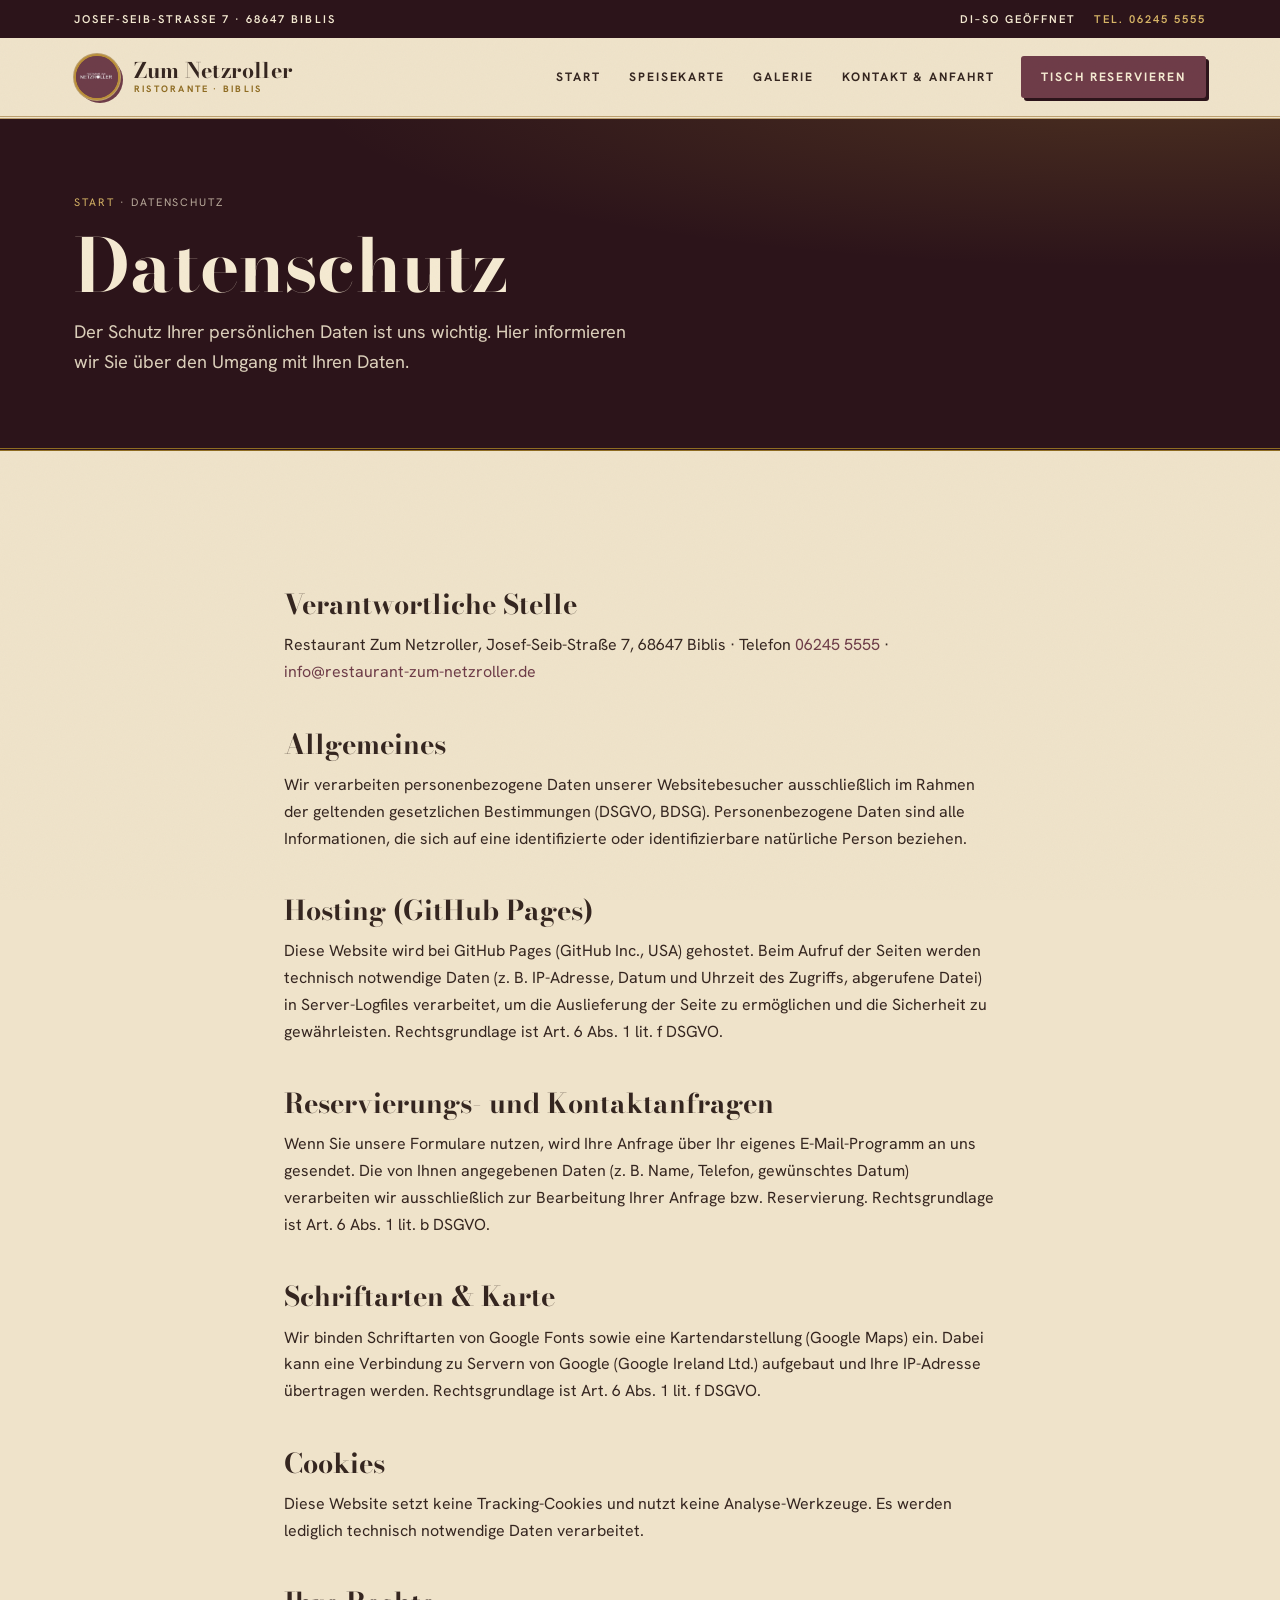
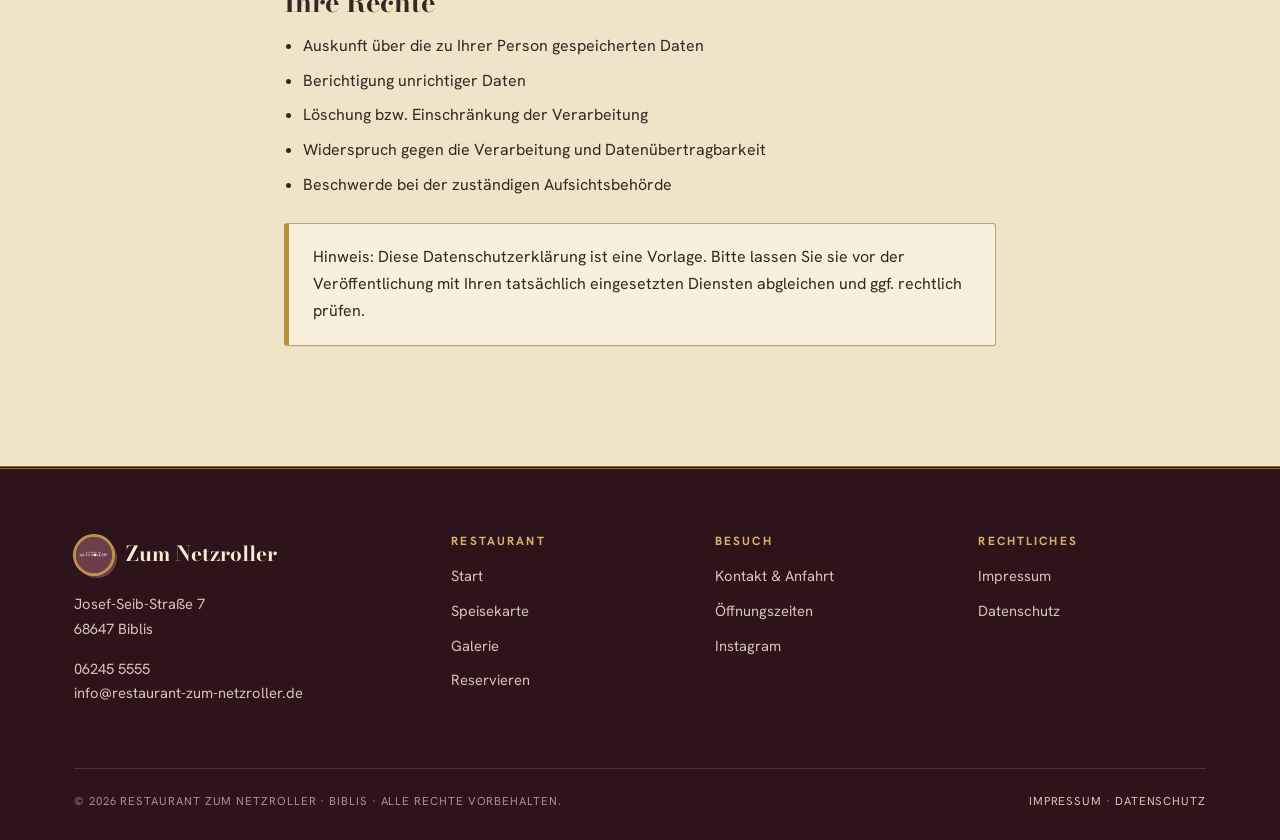
<file: datenschutz.html>
<!doctype html>
<html lang="de">
<head>
  <meta charset="utf-8">
  <meta name="viewport" content="width=device-width, initial-scale=1">
  <title>Datenschutz – Restaurant Zum Netzroller</title>
  <meta name="description" content="Datenschutzerklärung des Restaurant Zum Netzroller, Biblis.">
  <link rel="icon" href="assets/favicon.svg" type="image/svg+xml">
  <link rel="preconnect" href="https://fonts.googleapis.com">
  <link rel="preconnect" href="https://fonts.gstatic.com" crossorigin>
  <link rel="stylesheet" href="assets/styles.css?v=3">
</head>
<body>
  <div id="site-header"></div>

  <section class="page-hero">
    <div class="container">
      <div class="crumbs"><a href="index.html">Start</a> · Datenschutz</div>
      <h1>Datenschutz</h1>
      <p>Der Schutz Ihrer persönlichen Daten ist uns wichtig. Hier informieren wir Sie über den Umgang mit Ihren Daten.</p>
    </div>
  </section>

  <section class="section">
    <div class="container prose reveal">
      <h2>Verantwortliche Stelle</h2>
      <p>Restaurant Zum Netzroller, Josef-Seib-Straße 7, 68647 Biblis · Telefon <a href="tel:+4962455555">06245 5555</a> · <a href="mailto:info@restaurant-zum-netzroller.de">info@restaurant-zum-netzroller.de</a></p>

      <h2>Allgemeines</h2>
      <p>Wir verarbeiten personenbezogene Daten unserer Websitebesucher ausschließlich im Rahmen der geltenden gesetzlichen Bestimmungen (DSGVO, BDSG). Personenbezogene Daten sind alle Informationen, die sich auf eine identifizierte oder identifizierbare natürliche Person beziehen.</p>

      <h2>Hosting (GitHub Pages)</h2>
      <p>Diese Website wird bei GitHub Pages (GitHub Inc., USA) gehostet. Beim Aufruf der Seiten werden technisch notwendige Daten (z. B. IP-Adresse, Datum und Uhrzeit des Zugriffs, abgerufene Datei) in Server-Logfiles verarbeitet, um die Auslieferung der Seite zu ermöglichen und die Sicherheit zu gewährleisten. Rechtsgrundlage ist Art. 6 Abs. 1 lit. f DSGVO.</p>

      <h2>Reservierungs- und Kontaktanfragen</h2>
      <p>Wenn Sie unsere Formulare nutzen, wird Ihre Anfrage über Ihr eigenes E-Mail-Programm an uns gesendet. Die von Ihnen angegebenen Daten (z. B. Name, Telefon, gewünschtes Datum) verarbeiten wir ausschließlich zur Bearbeitung Ihrer Anfrage bzw. Reservierung. Rechtsgrundlage ist Art. 6 Abs. 1 lit. b DSGVO.</p>

      <h2>Schriftarten &amp; Karte</h2>
      <p>Wir binden Schriftarten von Google Fonts sowie eine Kartendarstellung (Google Maps) ein. Dabei kann eine Verbindung zu Servern von Google (Google Ireland Ltd.) aufgebaut und Ihre IP-Adresse übertragen werden. Rechtsgrundlage ist Art. 6 Abs. 1 lit. f DSGVO.</p>

      <h2>Cookies</h2>
      <p>Diese Website setzt keine Tracking-Cookies und nutzt keine Analyse-Werkzeuge. Es werden lediglich technisch notwendige Daten verarbeitet.</p>

      <h2>Ihre Rechte</h2>
      <ul>
        <li>Auskunft über die zu Ihrer Person gespeicherten Daten</li>
        <li>Berichtigung unrichtiger Daten</li>
        <li>Löschung bzw. Einschränkung der Verarbeitung</li>
        <li>Widerspruch gegen die Verarbeitung und Datenübertragbarkeit</li>
        <li>Beschwerde bei der zuständigen Aufsichtsbehörde</li>
      </ul>

      <div class="callout"><p style="margin:0;">Hinweis: Diese Datenschutzerklärung ist eine Vorlage. Bitte lassen Sie sie vor der Veröffentlichung mit Ihren tatsächlich eingesetzten Diensten abgleichen und ggf. rechtlich prüfen.</p></div>
    </div>
  </section>

  <div id="site-footer"></div>
  <script src="assets/site.js?v=3"></script>
  <script src="assets/content.js?v=3"></script>
</body>
</html>
</file>
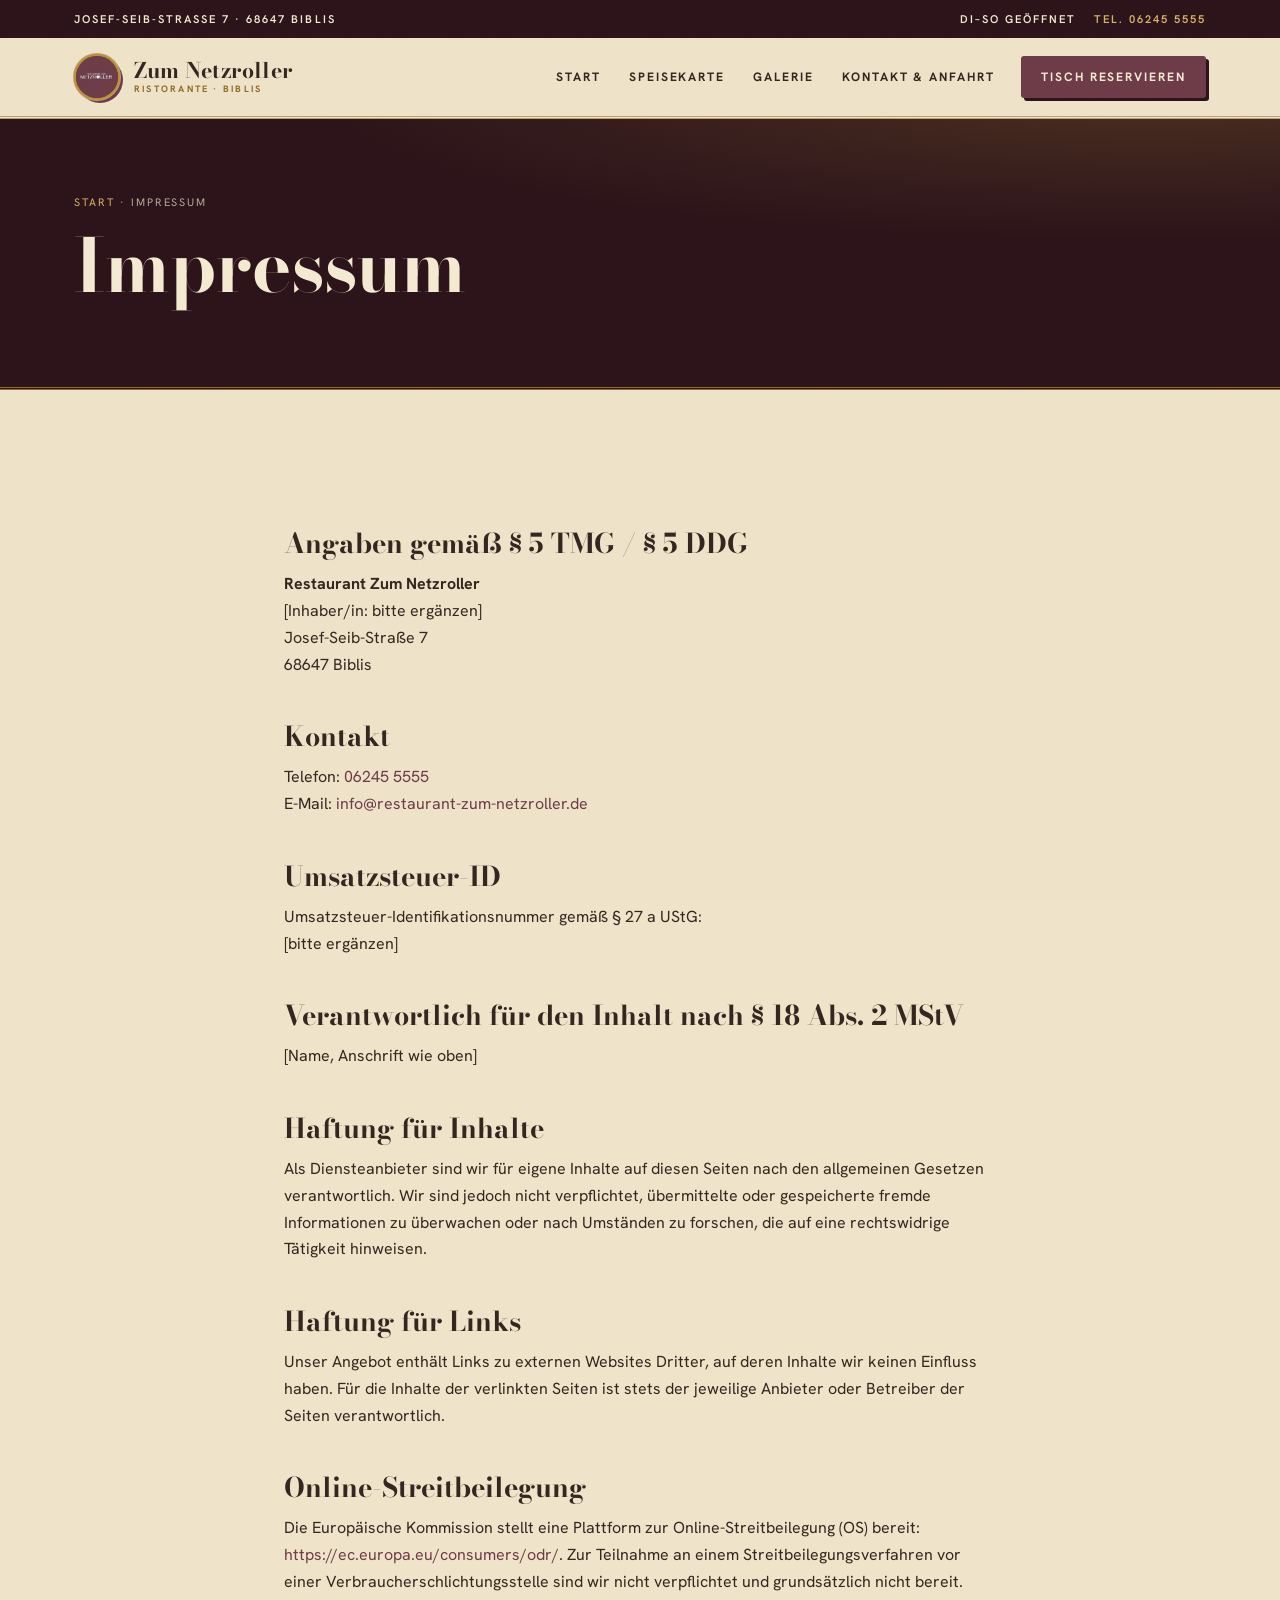
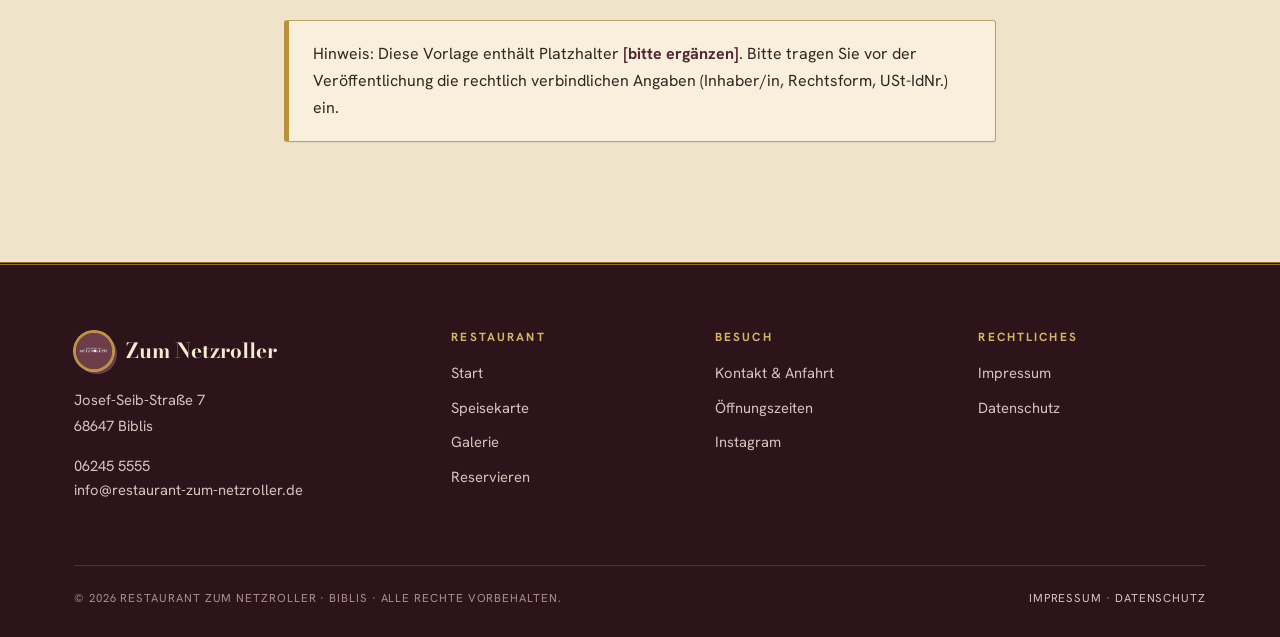
<file: impressum.html>
<!doctype html>
<html lang="de">
<head>
  <meta charset="utf-8">
  <meta name="viewport" content="width=device-width, initial-scale=1">
  <title>Impressum – Restaurant Zum Netzroller</title>
  <meta name="description" content="Impressum des Restaurant Zum Netzroller, Biblis.">
  <link rel="icon" href="assets/favicon.svg" type="image/svg+xml">
  <link rel="preconnect" href="https://fonts.googleapis.com">
  <link rel="preconnect" href="https://fonts.gstatic.com" crossorigin>
  <link rel="stylesheet" href="assets/styles.css?v=3">
</head>
<body>
  <div id="site-header"></div>

  <section class="page-hero">
    <div class="container">
      <div class="crumbs"><a href="index.html">Start</a> · Impressum</div>
      <h1>Impressum</h1>
    </div>
  </section>

  <section class="section">
    <div class="container prose reveal">
      <h2>Angaben gemäß § 5 TMG / § 5 DDG</h2>
      <p><strong>Restaurant Zum Netzroller</strong><br>
      [Inhaber/in: bitte ergänzen]<br>
      Josef-Seib-Straße 7<br>
      68647 Biblis</p>

      <h2>Kontakt</h2>
      <p>Telefon: <a href="tel:+4962455555">06245 5555</a><br>
      E-Mail: <a href="mailto:info@restaurant-zum-netzroller.de">info@restaurant-zum-netzroller.de</a></p>

      <h2>Umsatzsteuer-ID</h2>
      <p>Umsatzsteuer-Identifikationsnummer gemäß § 27 a UStG:<br>[bitte ergänzen]</p>

      <h2>Verantwortlich für den Inhalt nach § 18 Abs. 2 MStV</h2>
      <p>[Name, Anschrift wie oben]</p>

      <h2>Haftung für Inhalte</h2>
      <p>Als Diensteanbieter sind wir für eigene Inhalte auf diesen Seiten nach den allgemeinen Gesetzen verantwortlich. Wir sind jedoch nicht verpflichtet, übermittelte oder gespeicherte fremde Informationen zu überwachen oder nach Umständen zu forschen, die auf eine rechtswidrige Tätigkeit hinweisen.</p>

      <h2>Haftung für Links</h2>
      <p>Unser Angebot enthält Links zu externen Websites Dritter, auf deren Inhalte wir keinen Einfluss haben. Für die Inhalte der verlinkten Seiten ist stets der jeweilige Anbieter oder Betreiber der Seiten verantwortlich.</p>

      <h2>Online-Streitbeilegung</h2>
      <p>Die Europäische Kommission stellt eine Plattform zur Online-Streitbeilegung (OS) bereit: <a href="https://ec.europa.eu/consumers/odr/" target="_blank" rel="noopener">https://ec.europa.eu/consumers/odr/</a>. Zur Teilnahme an einem Streitbeilegungsverfahren vor einer Verbraucherschlichtungsstelle sind wir nicht verpflichtet und grundsätzlich nicht bereit.</p>

      <div class="callout"><p style="margin:0;">Hinweis: Diese Vorlage enthält Platzhalter <strong>[bitte ergänzen]</strong>. Bitte tragen Sie vor der Veröffentlichung die rechtlich verbindlichen Angaben (Inhaber/in, Rechtsform, USt-IdNr.) ein.</p></div>
    </div>
  </section>

  <div id="site-footer"></div>
  <script src="assets/site.js?v=3"></script>
  <script src="assets/content.js?v=3"></script>
</body>
</html>
</file>
<file: assets/styles.css>
@import url("https://fonts.googleapis.com/css2?family=Bodoni+Moda:ital,opsz,wght@0,6..96,400;0,6..96,500;0,6..96,600;0,6..96,700;0,6..96,800;1,6..96,500;1,6..96,600&family=Hanken+Grotesk:wght@400;500;600;700;800&family=Petit+Formal+Script&display=swap");

/* ════════════════════════════════════════════════════════════════
   Restaurant Zum Netzroller — "Osteria Stampata"
   A vintage printed-menu / Italian poster aesthetic:
   warm cream paper, espresso ink, bordeaux + gold, letterpress
   labels, double rules, framed photography, hard offset shadows.
   ════════════════════════════════════════════════════════════════ */

:root {
  --wine: #6e3c48;        /* brand colour, sampled from the logo */
  --wine-dark: #532833;
  --wine-deep: #2c141a;   /* espresso-bordeaux, dark grounds */
  --wine-light: #8a4d5c;
  --gold: #bb9038;        /* aged Italian gold */
  --gold-light: #d8b566;
  --gold-dark: #8f6c22;
  --sage: #6f7539;        /* olive — the single "fresh" accent */
  --ink: #352620;         /* warm espresso near-black */
  --muted: #6f5d50;       /* warm taupe */
  --bg: #efe3ca;          /* cream paper */
  --bg-warm: #e7d8ba;
  --card: #f8efdc;        /* lighter cream card stock */
  --paper-cream: #f5ead2; /* text on dark grounds */
  --line: #dcc8a2;        /* warm hairline */
  --line-strong: #bda06f; /* warm rule */
  --shadow-sm: 0 1px 0 rgba(44,20,26,.05);
  --shadow: 0 2px 0 rgba(44,20,26,.05);
  --shadow-lg: 8px 9px 0 rgba(110,60,72,.16);
  --hard: 6px 6px 0 var(--wine);
  --hard-deep: 6px 6px 0 var(--wine-deep);
  --radius: 5px;
  --radius-sm: 3px;
  --radius-lg: 8px;
  --maxw: 1180px;
  --font: "Hanken Grotesk", system-ui, -apple-system, "Segoe UI", Roboto, Helvetica, Arial, sans-serif;
  --display: "Bodoni Moda", "Didot", Georgia, "Times New Roman", serif;
  --script: "Petit Formal Script", "Snell Roundhand", "Brush Script MT", cursive;
  /* paper grain, woven from feTurbulence */
  --grain: url("data:image/svg+xml,%3Csvg xmlns='http://www.w3.org/2000/svg' width='200' height='200'%3E%3Cfilter id='n'%3E%3CfeTurbulence type='fractalNoise' baseFrequency='0.86' numOctaves='2' stitchTiles='stitch'/%3E%3C/filter%3E%3Crect width='100%25' height='100%25' filter='url(%23n)' opacity='0.5'/%3E%3C/svg%3E");
}

* { box-sizing: border-box; }
html { scroll-behavior: smooth; }
body {
  margin: 0;
  font-family: var(--font);
  color: var(--ink);
  background-color: var(--bg);
  line-height: 1.68;
  -webkit-font-smoothing: antialiased;
}
/* Fixed paper-grain overlay for tactile, printed warmth */
body::after {
  content: ""; position: fixed; inset: 0; z-index: 9999; pointer-events: none;
  background-image: var(--grain); background-size: 200px 200px;
  opacity: .06; mix-blend-mode: multiply;
}
img { max-width: 100%; display: block; }
a { color: var(--wine); text-decoration: none; transition: color .2s ease; }
a:hover { color: var(--wine-dark); }

h1, h2, h3, h4 { line-height: 1.14; margin: 0 0 .5em; font-weight: 700; }
h1, h2 { font-family: var(--display); font-weight: 700; letter-spacing: 0; line-height: 1.05; }
h1 { font-size: clamp(2.7rem, 6vw, 4.6rem); }
h2 { font-size: clamp(1.9rem, 4vw, 2.9rem); }
h3 { font-size: 1.28rem; }
p { margin: 0 0 1rem; }
::selection { background: rgba(110, 60, 72, .22); color: var(--paper-cream); }

/* Handwritten accent — warm trattoria signature */
.script {
  font-family: var(--script); font-weight: 400;
  font-size: 1.85rem; line-height: 1; color: var(--gold-dark);
  letter-spacing: .01em; text-transform: none; display: inline-block; margin-bottom: 6px;
}
.hero .script, .page-hero .script { color: var(--gold-light); }
.page-hero .script { display: block; margin-bottom: 2px; }

/* Letterpress label (eyebrow) — a rule, a tracked uppercase line */
.eyebrow {
  display: inline-flex; align-items: center; gap: 11px;
  font-size: .72rem; font-weight: 700; letter-spacing: .3em; text-transform: uppercase;
  color: var(--wine); background: none; padding: 0; border: 0; border-radius: 0;
  margin-bottom: 20px;
}
.eyebrow::before { content: ""; width: 30px; height: 2px; background: var(--gold); flex: none; }

/* Decorative centred ornament for section heads */
.ornament { display: flex; align-items: center; justify-content: center; gap: 14px; color: var(--gold); margin: 0 auto 16px; }
.ornament::before, .ornament::after { content: ""; height: 2px; width: 54px; background: linear-gradient(90deg, transparent, var(--gold)); }
.ornament::after { background: linear-gradient(90deg, var(--gold), transparent); }
.ornament span { font-size: 1.05rem; letter-spacing: .2em; }

/* Editorial drop-cap */
.dropcap::first-letter {
  font-family: var(--display); font-weight: 700; font-size: 3.6em; line-height: .8;
  float: left; margin: .04em .1em 0 0; color: var(--wine);
}

.container { width: 100%; max-width: var(--maxw); margin: 0 auto; padding: 0 24px; }

.section { padding: 96px 0; position: relative; }
.section--tight { padding: 60px 0; }
.section--alt { background: var(--bg-warm); }
/* hairline rules separating major bands, like a printed page */
.section--alt { border-top: 1px solid var(--line-strong); border-bottom: 1px solid var(--line-strong); }

.section-head { max-width: 680px; margin: 0 auto 54px; text-align: center; }
.section-head .eyebrow { justify-content: center; }
.section-head .lead { margin-left: auto; margin-right: auto; }
.section-head h2 { margin-bottom: .35em; }

.lead { font-size: 1.18rem; color: var(--muted); max-width: 60ch; }

/* Inline line-icons */
.ic { width: 1.5rem; height: 1.5rem; display: block; }
.fico .ic { width: 22px; height: 22px; }
.info-card .fico .ic { width: 24px; height: 24px; }
.card .ico .ic { width: 26px; height: 26px; }

a:focus-visible, button:focus-visible, .btn:focus-visible,
input:focus-visible, select:focus-visible, textarea:focus-visible {
  outline: 3px solid rgba(110, 60, 72, .5); outline-offset: 2px;
}

/* ---------- Top establishment bar ---------- */
.topbar {
  background: var(--wine-deep); color: var(--paper-cream);
  font-size: .7rem; letter-spacing: .18em; text-transform: uppercase; font-weight: 600;
}
.topbar .container { display: flex; justify-content: space-between; align-items: center; gap: 16px; height: 38px; }
.topbar a { color: var(--gold-light); }
.topbar a:hover { color: #fff; }
.topbar .tb-right { display: flex; gap: 18px; }
@media (max-width: 720px) { .topbar .tb-hide { display: none; } .topbar .container { justify-content: center; } }

/* ---------- Header / Nav ---------- */
.site-header {
  position: sticky; top: 0; z-index: 50;
  background: var(--bg);
  border-bottom: 3px double var(--line-strong);
}
.nav { display: flex; align-items: center; justify-content: space-between; gap: 20px; height: 78px; }
.brand { display: flex; align-items: center; gap: 14px; color: var(--ink); white-space: nowrap; }
.brand:hover { color: var(--ink); }
.brand > span { display: flex; flex-direction: column; line-height: 1; font-family: var(--display); font-weight: 700; font-size: 1.34rem; letter-spacing: .01em; }
.brand-mark {
  width: 46px; height: 46px; border-radius: 50%; flex: none; overflow: hidden;
  background: var(--wine); display: grid; place-items: center; color: #fff;
  box-shadow: 0 0 0 1px var(--line-strong), 3px 3px 0 var(--wine); border: 2px solid var(--gold);
}
.brand-mark img { width: 100%; height: 100%; object-fit: cover; }
.brand small { display: block; font-family: var(--font); font-size: .58rem; font-weight: 700; color: var(--gold-dark); letter-spacing: .24em; text-transform: uppercase; margin-top: 4px; }

.nav-links { display: flex; align-items: center; gap: 4px; flex-wrap: nowrap; }
.nav-links a { color: var(--ink); font-size: .76rem; font-weight: 700; letter-spacing: .16em; text-transform: uppercase; padding: 9px 12px; border-radius: 0; white-space: nowrap; position: relative; }
.nav-links a::after { content: ""; position: absolute; left: 12px; right: 12px; bottom: 4px; height: 2px; background: var(--gold); transform: scaleX(0); transform-origin: left; transition: transform .25s ease; }
.nav-links a:hover { color: var(--wine-dark); }
.nav-links a:hover::after, .nav-links a.active::after { transform: scaleX(1); }
.nav-links a.active { color: var(--wine-dark); }

.nav-cta {
  background: var(--wine); color: var(--paper-cream) !important; padding: 11px 20px !important;
  border-radius: 3px !important; font-weight: 700; font-size: .72rem; letter-spacing: .16em; text-transform: uppercase;
  margin-left: 10px; flex: none; box-shadow: 3px 3px 0 var(--wine-deep);
  transition: transform .18s ease, box-shadow .18s ease, background .2s ease;
}
.nav-cta::after { display: none; }
.nav-cta:hover { background: var(--wine-dark) !important; transform: translate(-2px,-2px); box-shadow: 5px 5px 0 var(--wine-deep); }

.nav-toggle {
  display: none; background: none; border: 2px solid var(--line-strong); border-radius: 4px;
  width: 46px; height: 46px; cursor: pointer; align-items: center; justify-content: center;
}
.nav-toggle span, .nav-toggle span::before, .nav-toggle span::after {
  content: ""; display: block; width: 20px; height: 2px; background: var(--ink); position: relative; transition: .25s;
}
.nav-toggle span::before { content: ""; position: absolute; top: -6px; }
.nav-toggle span::after { content: ""; position: absolute; top: 6px; }

/* ---------- Buttons — letterpress ---------- */
.btn {
  display: inline-flex; align-items: center; gap: 9px;
  padding: 15px 30px; border-radius: 3px; font-weight: 700; font-size: .78rem;
  letter-spacing: .16em; text-transform: uppercase;
  cursor: pointer; border: 2px solid transparent;
  transition: transform .18s ease, box-shadow .18s ease, background .2s ease, color .2s ease, border-color .2s ease;
}
.btn--primary { background: var(--wine); color: var(--paper-cream); box-shadow: 5px 5px 0 var(--wine-deep), inset 0 0 0 1px rgba(216,181,102,.35); }
.btn--primary:hover { background: var(--wine-dark); color: #fff; transform: translate(-2px,-2px); box-shadow: 7px 7px 0 var(--wine-deep), inset 0 0 0 1px rgba(216,181,102,.5); }
.btn--gold { background: var(--gold); color: var(--wine-deep); box-shadow: 5px 5px 0 var(--wine); }
.btn--gold:hover { background: var(--gold-light); color: var(--wine-deep); transform: translate(-2px,-2px); box-shadow: 7px 7px 0 var(--wine); }
.btn--ghost { background: transparent; color: var(--wine-dark); border-color: var(--wine); }
.btn--ghost:hover { background: var(--wine); color: var(--paper-cream); transform: translate(-2px,-2px); box-shadow: 5px 5px 0 var(--wine-deep); }
.btn--light { background: transparent; color: var(--paper-cream); border-color: rgba(245,234,210,.6); }
.btn--light:hover { background: var(--paper-cream); color: var(--wine-deep); transform: translate(-2px,-2px); box-shadow: 5px 5px 0 rgba(0,0,0,.25); }
.btn--lg { padding: 17px 36px; font-size: .82rem; }

/* ---------- Hero — asymmetric editorial poster ---------- */
.hero { position: relative; overflow: hidden; background: var(--wine-deep); color: var(--paper-cream); border-bottom: 3px double var(--gold-dark); }
.hero::before {
  content: ""; position: absolute; inset: 0; z-index: 0; pointer-events: none; opacity: .9;
  background:
    radial-gradient(120% 90% at 12% 0%, rgba(187,144,56,.20), transparent 55%),
    radial-gradient(80% 80% at 100% 100%, rgba(110,60,72,.55), transparent 60%);
}
.hero-grid { position: relative; z-index: 1; display: grid; grid-template-columns: 1.08fr .92fr; gap: 56px; align-items: center; padding: 92px 0 96px; }
.hero-copy { max-width: 600px; }
.hero h1 { color: var(--paper-cream); margin-bottom: .35em; }
.hero h1 em { font-style: italic; font-weight: 600; color: var(--gold-light); }
.hero p { font-size: 1.18rem; color: rgba(245,234,210,.88); max-width: 50ch; }
.hero-actions { display: flex; gap: 16px; flex-wrap: wrap; margin-top: 32px; }
.hero .eyebrow { color: var(--paper-cream); }
.hero .eyebrow::before { background: var(--gold-light); }

/* framed photo + wax-seal stamp */
.hero-figure { position: relative; }
.frame { background: var(--card); padding: 12px; border-radius: 4px; box-shadow: 12px 14px 0 rgba(0,0,0,.30); position: relative; }
.frame > img { display: block; width: 100%; height: 100%; object-fit: cover; border: 1px solid var(--line-strong); }
.frame::before { content: ""; position: absolute; inset: 18px; border: 1px solid rgba(245,234,210,.45); z-index: 2; pointer-events: none; }
.frame--tilt { transform: rotate(-2.4deg); }
.hero-figure .frame { aspect-ratio: 4 / 4.4; }
.stamp {
  position: absolute; right: -16px; bottom: -20px; z-index: 3;
  width: 120px; height: 120px; border-radius: 50%;
  background: var(--gold); color: var(--wine-deep);
  display: grid; place-content: center; text-align: center; transform: rotate(7deg);
  box-shadow: 0 0 0 2px var(--gold), 0 0 0 4px var(--wine-deep), 6px 6px 0 rgba(0,0,0,.22);
}
.stamp .s-top, .stamp .s-bot { font-size: .56rem; letter-spacing: .22em; text-transform: uppercase; font-weight: 800; }
.stamp .s-big { font-family: var(--display); font-size: 1.85rem; font-weight: 700; line-height: 1; margin: 2px 0; }

/* Staggered entrance */
.hero-copy > *, .hero-figure { opacity: 0; animation: heroIn .9s cubic-bezier(.2,.7,.2,1) forwards; }
.hero-copy > .script { animation-delay: .05s; }
.hero-copy > .eyebrow { animation-delay: .15s; }
.hero-copy > h1 { animation-delay: .26s; }
.hero-copy > p { animation-delay: .42s; }
.hero-copy > .hero-actions { animation-delay: .56s; }
.hero-copy > .hero-stats { animation-delay: .70s; }
.hero-figure { animation-delay: .34s; }
@keyframes heroIn { from { opacity: 0; transform: translateY(22px); } to { opacity: 1; transform: none; } }
.hero-figure { animation-name: heroInFig; }
@keyframes heroInFig { from { opacity: 0; transform: translateY(22px) rotate(0); } to { opacity: 1; transform: none; } }
@media (prefers-reduced-motion: reduce) { .hero-copy > *, .hero-figure { opacity: 1; animation: none; } }

.hero-stats {
  display: grid; grid-template-columns: repeat(4, auto); gap: 0; justify-content: start;
  border-top: 1px solid rgba(245,234,210,.28); padding: 24px 0 0; margin-top: 40px;
}
.hero-stats > div { padding: 0 22px; border-right: 1px solid rgba(245,234,210,.22); }
.hero-stats > div:first-child { padding-left: 0; }
.hero-stats > div:last-child { border-right: 0; }
.hero-stats .num { font-size: 1.95rem; font-weight: 700; font-family: var(--display); color: var(--gold-light); line-height: 1; }
.hero-stats .lbl { font-size: .66rem; letter-spacing: .12em; text-transform: uppercase; color: rgba(245,234,210,.74); margin-top: 6px; }

/* ---------- Cards / Grid ---------- */
.grid { display: grid; gap: 26px; }
.grid--2 { grid-template-columns: repeat(2, 1fr); }
.grid--3 { grid-template-columns: repeat(3, 1fr); }
.grid--4 { grid-template-columns: repeat(4, 1fr); }

.card {
  background: var(--card); border: 1.5px solid var(--line-strong); border-radius: var(--radius);
  padding: 30px; box-shadow: var(--shadow-sm);
  transition: transform .22s ease, box-shadow .22s ease, border-color .22s ease; position: relative;
}
.card:hover { transform: translate(-3px,-3px); box-shadow: var(--hard); border-color: var(--wine); }
.card .ico {
  width: 54px; height: 54px; border-radius: 4px; display: grid; place-items: center;
  background: var(--wine); color: var(--gold-light); font-size: 1.5rem; margin-bottom: 18px;
  box-shadow: 3px 3px 0 rgba(44,20,26,.18);
}
a.card { color: inherit; }
.card h3 { margin-bottom: 9px; font-size: 1.42rem; font-family: var(--display); font-weight: 700; }
.card p { color: var(--muted); margin-bottom: 0; font-size: 1rem; line-height: 1.62; }
.card .more { display: inline-flex; align-items: center; gap: 7px; margin-top: 18px; font-weight: 700; font-size: .72rem; letter-spacing: .14em; text-transform: uppercase; color: var(--wine-dark); transition: gap .2s ease; }
a.card:hover .more { gap: 12px; }

.card--media { padding: 0; overflow: hidden; display: flex; flex-direction: column; background: var(--card); }
.card--media .thumb { aspect-ratio: 16 / 11; overflow: hidden; position: relative; background: var(--wine-dark); }
.card--media .thumb img { width: 100%; height: 100%; object-fit: cover; transition: transform .5s ease; filter: saturate(1.02); }
.card--media:hover .thumb img { transform: scale(1.05); }
.card--media .thumb::after { content: ""; position: absolute; inset: 0; pointer-events: none; background: linear-gradient(180deg, transparent 55%, rgba(44,20,26,.34)); }
.card--media .body { padding: 28px 26px; flex: 1; display: flex; flex-direction: column; align-items: center; text-align: center; background: var(--wine); }
.card--media .body h3 { font-size: 1.55rem; margin-bottom: 11px; color: var(--paper-cream); }
.card--media .body p { flex: 1; color: rgba(245,234,210,.82); font-size: 1rem; line-height: 1.6; margin: 0; }
.card--media .body .more { margin-top: 20px; padding-top: 16px; width: 100%; justify-content: center; border-top: 1px solid rgba(245,234,210,.24); color: var(--gold-light); }
a.card--media:hover { border-color: var(--wine); }

/* split / feature */
.split { display: grid; grid-template-columns: 1.05fr .95fr; gap: 60px; align-items: center; }
.split--reverse .split-media { order: 2; }

/* Framed photography — printed-photo mat with inset hairline + hard shadow */
.media-card { border-radius: var(--radius); aspect-ratio: 4 / 3; position: relative; background: var(--card); padding: 12px; box-shadow: var(--shadow-lg); }
.media-card > img { width: calc(100% - 24px); height: calc(100% - 24px); object-fit: cover; position: absolute; inset: 12px; border: 1px solid var(--line-strong); }
.media-card::before { content: ""; position: absolute; inset: 20px; border: 1px solid rgba(245,234,210,.4); z-index: 2; pointer-events: none; }
.media-card::after { content: ""; position: absolute; left: 12px; right: 12px; bottom: 12px; height: 42%; z-index: 1; background: linear-gradient(transparent, rgba(44,20,26,.66)); pointer-events: none; }
.media-card .media-tag { position: absolute; left: 12px; right: 12px; bottom: 26px; z-index: 3; color: var(--paper-cream); font-family: var(--display); font-weight: 600; font-style: italic; font-size: 1.1rem; text-align: center; padding: 0 18px; text-shadow: 0 2px 12px rgba(0,0,0,.7); }
.img-frame { border-radius: var(--radius); position: relative; background: var(--card); padding: 10px; box-shadow: var(--shadow-lg); }
.img-frame img { width: 100%; height: 100%; object-fit: cover; display: block; border: 1px solid var(--line-strong); }

.checklist { list-style: none; padding: 0; margin: 24px 0 0; display: grid; gap: 14px; }
.checklist li { display: flex; gap: 13px; align-items: flex-start; color: var(--ink); font-weight: 500; }
.checklist li::before { content: "✦"; flex: none; width: 24px; height: 24px; color: var(--gold-dark); display: grid; place-items: center; font-size: .9rem; margin-top: 1px; }

/* ---------- Page hero (subpages) ---------- */
.page-hero {
  position: relative; overflow: hidden; background: var(--wine-deep);
  color: var(--paper-cream); padding: 74px 0 70px; border-bottom: 3px double var(--gold-dark);
}
.page-hero::after { content: ""; position: absolute; inset: 0; z-index: 0; pointer-events: none; background: radial-gradient(120% 100% at 90% -10%, rgba(187,144,56,.22), transparent 55%); }
.page-hero--photo::before { content: ""; position: absolute; inset: 0; z-index: 0; background-image: var(--ph); background-size: cover; background-position: center 45%; opacity: .5; }
.page-hero--photo::after { content: ""; position: absolute; inset: 0; z-index: 0; pointer-events: none; background: linear-gradient(90deg, rgba(44,20,26,.92) 0%, rgba(44,20,26,.74) 50%, rgba(44,20,26,.5) 100%); }
.page-hero .container { position: relative; z-index: 1; }
.page-hero h1 { color: var(--paper-cream); margin-bottom: 12px; max-width: 20ch; }
.page-hero p { color: rgba(245,234,210,.88); max-width: 58ch; margin: 0; font-size: 1.14rem; }
.crumbs { font-size: .68rem; letter-spacing: .18em; text-transform: uppercase; color: rgba(245,234,210,.7); margin-bottom: 16px; }
.crumbs a { color: var(--gold-light); }
.crumbs a:hover { color: #fff; }

/* ---------- Menu — printed bill of fare ---------- */
.menu-section { margin-bottom: 54px; }
.menu-section > .menu-head { text-align: center; margin-bottom: 30px; padding: 14px 0; border-top: 1px solid var(--line-strong); border-bottom: 1px solid var(--line-strong); position: relative; }
.menu-section > .menu-head::before { content: "✦"; position: absolute; left: 50%; top: -10px; transform: translateX(-50%); background: var(--bg); color: var(--gold); padding: 0 10px; font-size: .8rem; }
.menu-section > .menu-head h2 { margin: 0; font-size: clamp(1.6rem, 3vw, 2.2rem); }
.menu-list { display: grid; gap: 0; }
.menu-item { display: grid; grid-template-columns: 1fr auto; column-gap: 6px; align-items: baseline; padding: 13px 0 14px; position: relative; }
.menu-item::after { content: ""; position: absolute; left: 0; right: 0; top: 1.35em; border-bottom: 2px dotted var(--line-strong); z-index: 0; }
.menu-item .mi-name { font-family: var(--display); font-weight: 600; font-size: 1.12rem; color: var(--ink); display: inline-flex; align-items: baseline; gap: 9px; flex-wrap: wrap; position: relative; z-index: 1; background: var(--bg); padding-right: 9px; }
.menu-item .mi-tag { font-family: var(--font); font-size: .6rem; font-weight: 800; letter-spacing: .12em; text-transform: uppercase; color: var(--sage); border: 1px solid var(--sage); padding: 2px 7px; border-radius: 2px; }
.menu-item .mi-price { font-family: var(--display); font-weight: 700; font-size: 1.12rem; color: var(--wine); white-space: nowrap; position: relative; z-index: 1; background: var(--bg); padding-left: 9px; }
.menu-item .mi-desc { grid-column: 1 / -1; color: var(--muted); font-size: .92rem; margin: 3px 0 0; line-height: 1.5; max-width: 56ch; }
.menu-note { font-size: .82rem; color: var(--muted); margin-top: 12px; font-style: italic; }
.menu-cols { display: grid; grid-template-columns: 1fr 1fr; gap: 18px 56px; }
/* when the menu sits on a card/alt ground, match the leader mask to it */
.section--alt .menu-item .mi-name, .section--alt .menu-item .mi-price { background: var(--bg-warm); }

/* ---------- Gallery — pinned prints ---------- */
.gallery { display: grid; grid-template-columns: repeat(3, 1fr); grid-auto-rows: 220px; gap: 18px; }
.gallery a { position: relative; overflow: hidden; border-radius: var(--radius-sm); display: block; background: var(--card); padding: 8px; box-shadow: var(--shadow-lg); transition: transform .25s ease, box-shadow .25s ease; }
.gallery a > img { width: 100%; height: 100%; object-fit: cover; transition: transform .5s ease; border: 1px solid var(--line-strong); }
.gallery a:hover { transform: translate(-3px,-3px); box-shadow: 11px 12px 0 rgba(110,60,72,.18); }
.gallery a:hover > img { transform: scale(1.04); }
.gallery .tall { grid-row: span 2; }
.gallery .wide { grid-column: span 2; }

/* ---------- Hours ---------- */
.hours { list-style: none; padding: 0; margin: 0; }
.hours li { display: flex; justify-content: space-between; gap: 16px; padding: 13px 0; border-bottom: 1px dotted var(--line-strong); }
.hours li:last-child { border-bottom: none; }
.hours .day { font-weight: 600; color: var(--ink); letter-spacing: .04em; }
.hours .time { color: var(--muted); font-family: var(--display); }
.hours li.today .day { color: var(--wine-dark); font-weight: 700; }
.hours li.today .time { color: var(--wine); font-weight: 700; }
.open-pill { display: inline-flex; align-items: center; gap: 9px; font-weight: 700; font-size: .72rem; letter-spacing: .14em; text-transform: uppercase; color: var(--sage); border: 1.5px solid var(--sage); padding: 7px 14px; border-radius: 3px; }
.open-pill::before { content: ""; width: 9px; height: 9px; border-radius: 50%; background: var(--sage); box-shadow: 0 0 0 4px rgba(111,117,57,.2); }

/* ---------- Tables ---------- */
.table-wrap { overflow-x: auto; border-radius: var(--radius); border: 1.5px solid var(--line-strong); background: var(--card); box-shadow: var(--shadow-lg); }
table { width: 100%; border-collapse: collapse; min-width: 480px; }
th, td { text-align: left; padding: 15px 20px; border-bottom: 1px solid var(--line); }
th { background: var(--wine); font-size: .7rem; text-transform: uppercase; letter-spacing: .1em; color: var(--paper-cream); }
tr:last-child td { border-bottom: none; }
td strong { color: var(--ink); }

/* ---------- Reviews — clipped cards ---------- */
.review { background: var(--card); border: 1.5px solid var(--line-strong); border-radius: var(--radius); padding: 30px 28px; box-shadow: var(--shadow-sm); display: flex; flex-direction: column; position: relative; transition: transform .22s ease, box-shadow .22s ease; }
.review:hover { transform: translate(-3px,-3px); box-shadow: var(--hard); }
.review::before { content: "\201C"; position: absolute; top: 6px; right: 20px; font-family: var(--display); font-size: 4.4rem; line-height: 1; color: rgba(187,144,56,.34); }
.review .stars { color: var(--gold); letter-spacing: 3px; font-size: 1.05rem; margin-bottom: 12px; }
.review p { color: var(--ink); font-family: var(--display); font-size: 1.08rem; line-height: 1.55; flex: 1; font-style: italic; }
.review .who { display: flex; align-items: center; gap: 12px; margin-top: 18px; padding-top: 16px; border-top: 1px dotted var(--line-strong); }
.review .who .av { width: 42px; height: 42px; border-radius: 50%; background: var(--wine); color: var(--gold-light); display: grid; place-items: center; font-weight: 800; font-family: var(--display); flex: none; border: 1.5px solid var(--gold); }
.review .who .nm { font-weight: 700; font-size: .94rem; }
.review .who .src { font-size: .72rem; letter-spacing: .1em; text-transform: uppercase; color: var(--muted); }

/* ---------- Feature strip ---------- */
.facts { display: grid; grid-template-columns: repeat(3, 1fr); gap: 26px; }
.fact { display: flex; gap: 15px; align-items: flex-start; }
.fact .fico { flex: none; width: 50px; height: 50px; border-radius: 4px; display: grid; place-items: center; background: var(--wine); color: var(--gold-light); font-size: 1.25rem; box-shadow: 3px 3px 0 rgba(44,20,26,.16); }
.fact h4 { margin: 0 0 4px; font-size: 1.1rem; font-family: var(--display); font-weight: 700; }
.fact p { margin: 0; color: var(--muted); font-size: .94rem; }

/* ---------- CTA band ---------- */
.cta-band { position: relative; overflow: hidden; background: var(--wine-deep); color: var(--paper-cream); border-radius: var(--radius-lg); padding: 66px 56px; text-align: center; box-shadow: var(--shadow-lg); border: 1px solid var(--gold-dark); }
.cta-band::after { content: ""; position: absolute; inset: 14px; border: 1px solid rgba(216,181,102,.4); z-index: 1; pointer-events: none; }
.cta-band--photo::before { content: ""; position: absolute; inset: 0; z-index: 0; background-image: var(--ph); background-size: cover; background-position: center 45%; opacity: .42; }
.cta-band > * { position: relative; z-index: 2; }
.cta-band .eyebrow { color: var(--gold-light); justify-content: center; }
.cta-band .eyebrow::before { background: var(--gold-light); }
.cta-band h2 { color: var(--paper-cream); }
.cta-band p { color: rgba(245,234,210,.9); max-width: 52ch; margin: 0 auto 26px; }

/* prose */
.prose { max-width: 760px; }
.prose h2 { margin-top: 1.6em; font-size: 1.7rem; }
.prose ul { padding-left: 1.2em; }
.prose li { margin-bottom: .5em; }
.callout { background: var(--card); border: 1.5px solid var(--line-strong); border-left: 5px solid var(--gold); border-radius: var(--radius-sm); padding: 20px 24px; box-shadow: var(--shadow-sm); margin: 24px 0; }
.callout strong { color: var(--wine-dark); }
.tag { display: inline-block; background: var(--wine); color: var(--paper-cream); padding: 5px 12px; border-radius: 2px; font-size: .72rem; font-weight: 700; letter-spacing: .1em; text-transform: uppercase; margin: 0 6px 6px 0; }

/* ---------- Info cards (contact) ---------- */
.info-card { background: var(--card); border: 1.5px solid var(--line-strong); border-radius: var(--radius); padding: 26px; box-shadow: var(--shadow-sm); display: flex; gap: 16px; align-items: flex-start; transition: transform .22s ease, box-shadow .22s ease; }
.info-card:hover { transform: translate(-3px,-3px); box-shadow: var(--hard); }
.info-card .fico { flex: none; width: 50px; height: 50px; border-radius: 4px; display: grid; place-items: center; background: var(--wine); color: var(--gold-light); font-size: 1.35rem; box-shadow: 3px 3px 0 rgba(44,20,26,.16); }
.info-card h4 { margin: 0 0 4px; font-size: 1.12rem; font-family: var(--display); font-weight: 700; }
.info-card p, .info-card a { margin: 0; color: var(--muted); font-size: .96rem; }
.info-card a { color: var(--wine); font-weight: 700; }

/* ---------- Footer ---------- */
.site-footer { background: var(--wine-deep); color: #d8c2bd; padding: 66px 0 30px; border-top: 3px double var(--gold-dark); }
.site-footer a { color: #d8c2bd; }
.site-footer a:hover { color: var(--gold-light); }
.footer-grid { display: grid; grid-template-columns: 1.5fr 1fr 1fr 1fr; gap: 36px; }
.footer-grid h4 { color: var(--gold-light); font-size: .74rem; text-transform: uppercase; letter-spacing: .18em; margin-bottom: 16px; font-family: var(--font); }
.footer-grid ul { list-style: none; padding: 0; margin: 0; display: grid; gap: 10px; font-size: .92rem; }
.footer-brand { display: flex; align-items: center; gap: 12px; color: var(--paper-cream); font-family: var(--display); font-weight: 700; font-size: 1.3rem; margin-bottom: 16px; }
.footer-brand .brand-mark { width: 40px; height: 40px; }
.footer-bottom { border-top: 1px solid rgba(245,234,210,.14); margin-top: 46px; padding-top: 22px; display: flex; justify-content: space-between; gap: 16px; flex-wrap: wrap; font-size: .72rem; letter-spacing: .08em; text-transform: uppercase; color: #a98e95; }

/* reveal animation */
.reveal { opacity: 0; transform: translateY(26px); transition: opacity .6s ease, transform .6s ease; }
.reveal.in { opacity: 1; transform: none; }
@media (prefers-reduced-motion: reduce) {
  .reveal { opacity: 1; transform: none; transition: none; }
  * { animation: none !important; scroll-behavior: auto !important; }
}

/* ---------- Scroll progress bar ---------- */
.scroll-progress { position: fixed; top: 0; left: 0; height: 3px; width: 0%; z-index: 100; background: linear-gradient(90deg, var(--gold), var(--wine-light)); transition: width .1s linear; }

/* ---------- Back to top ---------- */
.to-top { position: fixed; right: 22px; bottom: 22px; z-index: 90; width: 52px; height: 52px; border-radius: 4px; border: 2px solid var(--gold); cursor: pointer; background: var(--wine); color: var(--paper-cream); font-size: 1.3rem; box-shadow: 4px 4px 0 var(--wine-deep); display: grid; place-items: center; opacity: 0; transform: translateY(16px); pointer-events: none; transition: .3s ease; }
.to-top.show { opacity: 1; transform: none; pointer-events: auto; }
.to-top:hover { background: var(--wine-dark); transform: translate(-2px,-2px); box-shadow: 6px 6px 0 var(--wine-deep); }

/* ---------- Marquee — ticket strip ---------- */
.marquee { overflow: hidden; -webkit-mask-image: linear-gradient(90deg, transparent, #000 8%, #000 92%, transparent); }
.marquee-track { display: flex; gap: 16px; width: max-content; animation: scrollx 30s linear infinite; }
.marquee:hover .marquee-track { animation-play-state: paused; }
.marquee .chip { flex: none; background: var(--card); border: 1.5px solid var(--line-strong); border-radius: 3px; padding: 14px 24px; font-weight: 700; font-size: .76rem; letter-spacing: .14em; text-transform: uppercase; color: var(--wine-dark); white-space: nowrap; box-shadow: 3px 3px 0 rgba(110,60,72,.14); }
@keyframes scrollx { from { transform: translateX(0); } to { transform: translateX(-50%); } }

/* form fields */
.field { display: grid; gap: 6px; }
.field label { font-weight: 700; font-size: .72rem; letter-spacing: .1em; text-transform: uppercase; color: var(--wine-dark); }
.field input, .field select, .field textarea { width: 100%; padding: 12px 14px; border: 1.5px solid var(--line-strong); border-radius: 3px; font: inherit; background: #fffdf8; transition: border-color .2s, box-shadow .2s; }
.field input:focus, .field select:focus, .field textarea:focus { outline: none; border-color: var(--wine); box-shadow: 0 0 0 3px rgba(110,60,72,.15); }
.form-card { background: var(--card); border: 1.5px solid var(--line-strong); border-radius: var(--radius); padding: 32px; box-shadow: var(--shadow-lg); }
.form-done { display: none; margin-top: 16px; padding: 14px 18px; border-radius: 3px; background: rgba(111,117,57,.14); color: var(--sage); font-weight: 700; border: 1px solid var(--sage); }

/* ---------- Responsive ---------- */
@media (max-width: 1080px) {
  .nav-toggle { display: inline-flex; }
  .nav-links { position: absolute; top: 78px; left: 0; right: 0; background: var(--bg); border-bottom: 3px double var(--line-strong); flex-direction: column; align-items: stretch; gap: 0; padding: 12px 16px 18px; box-shadow: var(--shadow-lg); display: none; }
  .nav-links.open { display: flex; }
  .nav-links a { padding: 13px 12px; font-size: .82rem; }
  .nav-links a::after { display: none; }
  .nav-cta { text-align: center; margin-top: 8px; margin-left: 0; }
  .hero-grid { grid-template-columns: 1fr; gap: 48px; padding: 70px 0 78px; }
  .hero-figure { max-width: 420px; }
  .split { grid-template-columns: 1fr; gap: 36px; }
  .split--reverse .split-media { order: 0; }
  .grid--3, .grid--4 { grid-template-columns: repeat(2, 1fr); }
  .facts { grid-template-columns: 1fr; gap: 20px; }
  .footer-grid { grid-template-columns: 1fr 1fr; }
  .menu-cols { grid-template-columns: 1fr; gap: 0; }
}
@media (max-width: 560px) {
  .section { padding: 64px 0; }
  .grid--2, .grid--3, .grid--4 { grid-template-columns: 1fr; }
  .cta-band { padding: 44px 22px; }
  .footer-grid { grid-template-columns: 1fr; }
  .hero-stats { grid-template-columns: repeat(2, auto); gap: 18px 0; }
  .hero-stats > div { padding: 0 16px; }
  .hero-stats > div:nth-child(2) { border-right: 0; }
  .gallery { grid-template-columns: repeat(2, 1fr); grid-auto-rows: 150px; }
  .gallery .wide { grid-column: span 2; }
  .stamp { width: 96px; height: 96px; right: 4px; }
}
</file>
